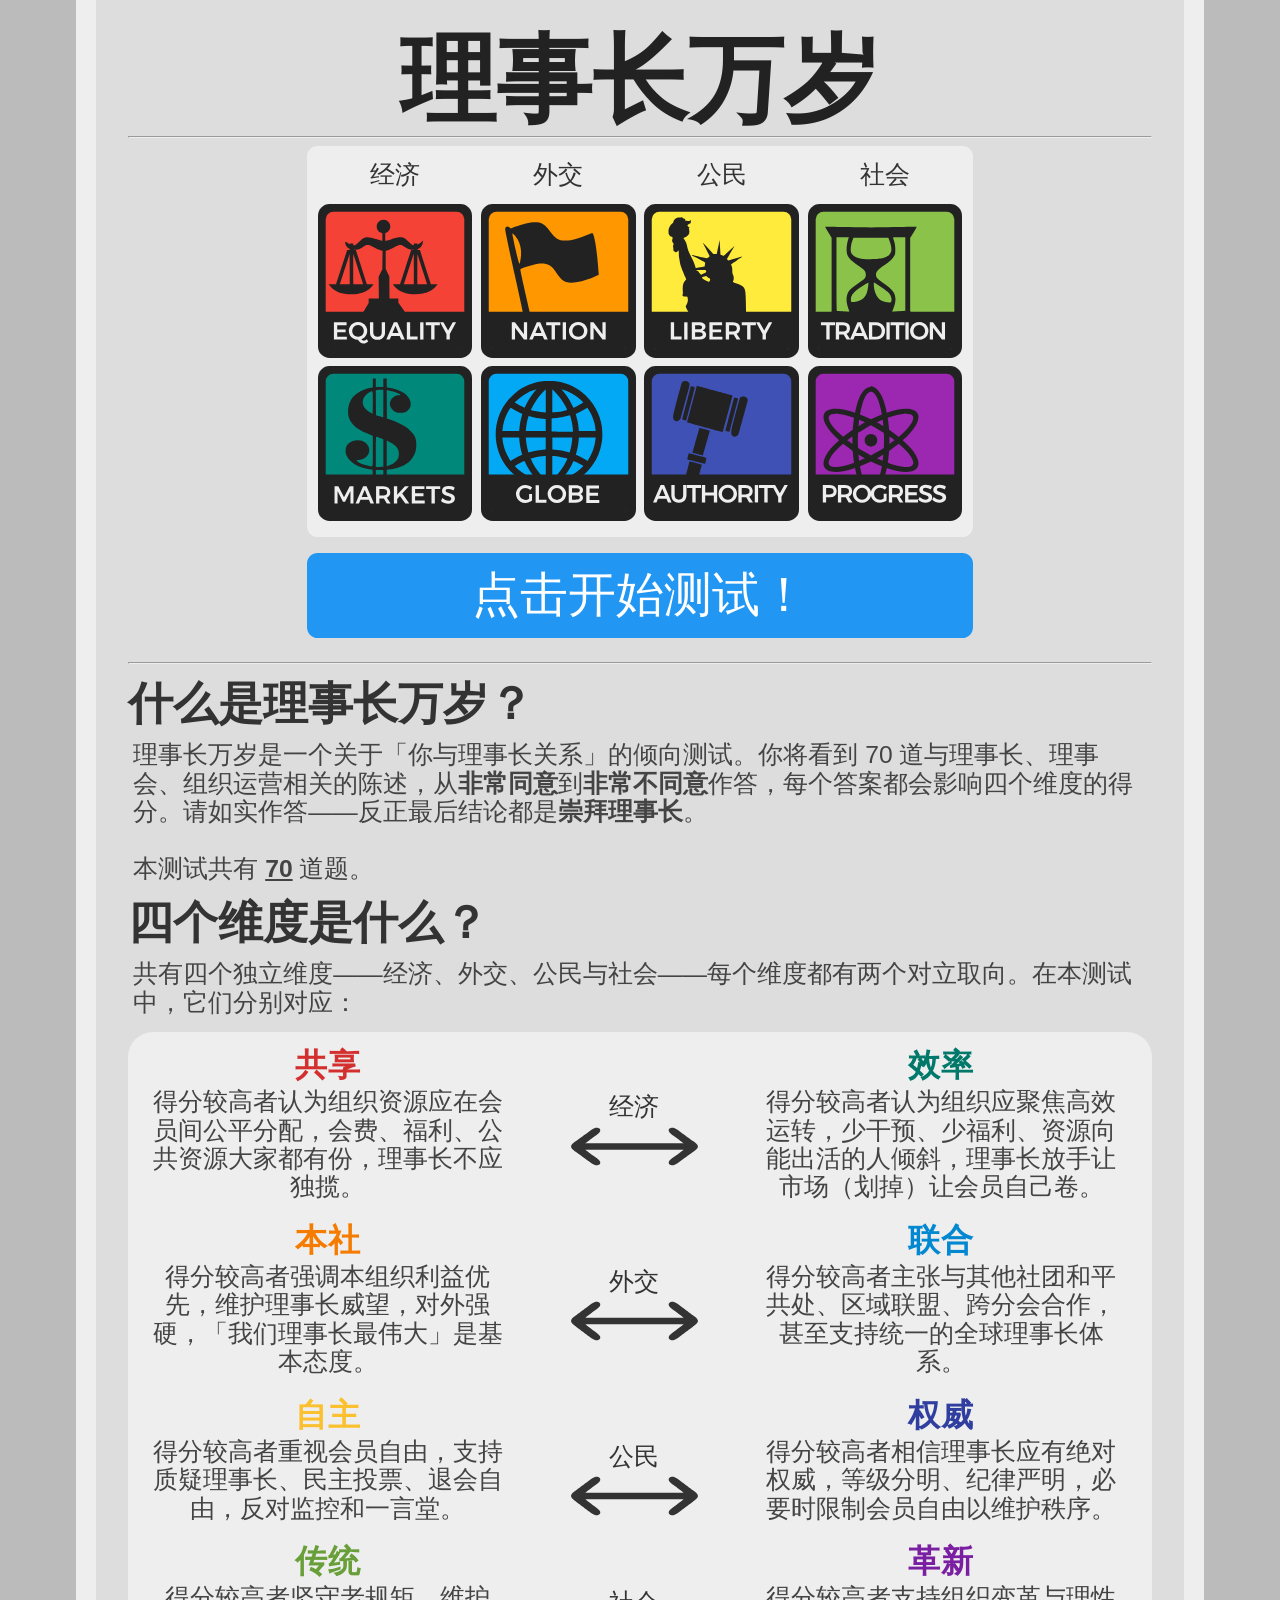
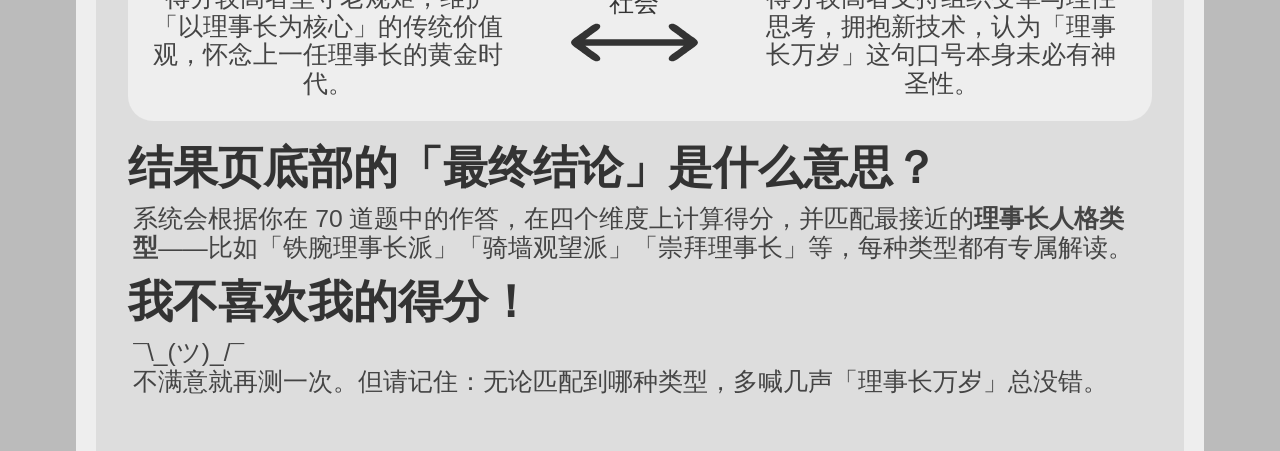
<file: index.html>
<head>
<link href='style.css' rel='stylesheet' type='text/css'>
<title>理事长万岁</title>
<link rel="icon" type="x-icon" href="icon.png">
<link rel="shortcut icon" type="x-icon" href="icon.png">
<meta charset="utf-8">
</head>
<body>
<h1>理事长万岁</h1>
<hr>
<div class="center">
    <div class="axis_name quadcolumn">经济</div>
    <div class="axis_name quadcolumn">外交</div>
    <div class="axis_name quadcolumn">公民</div>
    <div class="axis_name quadcolumn">社会</div>
    <a href="#anchor"><img src="value_images/equality.svg" class="quadcolumn"></a>
    <a href="#anchor"><img src="value_images/nation.svg" class="quadcolumn"></a>
    <a href="#anchor"><img src="value_images/liberty.svg" class="quadcolumn"></a>
    <a href="#anchor"><img src="value_images/tradition.svg" class="quadcolumn"></a>
    <a href="#anchor"><img src="value_images/markets.svg" class="quadcolumn"></a>
    <a href="#anchor"><img src="value_images/globe.svg" class="quadcolumn"></a>
    <a href="#anchor"><img src="value_images/authority.svg" class="quadcolumn"></a>
    <a href="#anchor"><img src="value_images/progress.svg" class="quadcolumn"></a>
</div>
<br>
<button class="button" onclick="location.href='instructions.html';" style="font-size:36pt;">点击开始测试！</button>
<br><hr>
<h2>什么是理事长万岁？</h2>
    <p>理事长万岁是一个关于「你与理事长关系」的倾向测试。你将看到 70 道与理事长、理事会、组织运营相关的陈述，从<b>非常同意</b>到<b>非常不同意</b>作答，每个答案都会影响四个维度的得分。请如实作答——反正最后结论都是<b>崇拜理事长</b>。<br /><br />
    本测试共有 <b><u><span id="numOfQuestions"></span></u></b> 道题。</p>

<h2><a id="anchor">四个维度是什么？</a></h2>
    <p>共有四个独立维度——经济、外交、公民与社会——每个维度都有两个对立取向。在本测试中，它们分别对应：</p>
    <div class="explanation_bg">
        <div class="spacer">
            <div class="explanation_blurb_left">
                <p class="value"><b style="color:#d32f2f;">共享</b></p>
                <p class="blurb-text">
                    得分较高者认为组织资源应在会员间公平分配，会费、福利、公共资源大家都有份，理事长不应独揽。
                </p>
            </div>
            <div class="explanation_axis">
                <p class="axis_name">经济</p>
                <img class="arrow" src="double_arrow.svg"></img>
            </div>
            <div class="explanation_blurb_right">
                <p class="value"><b style="color:#00796b;">效率</b></p>
                <p class="blurb-text">
                    得分较高者认为组织应聚焦高效运转，少干预、少福利、资源向能出活的人倾斜，理事长放手让市场（划掉）让会员自己卷。
                </p>
            </div>
        </div>
        <div class="spacer">
            <div class="explanation_blurb_left">
                <p class="value"><b style="color:#f57c00;">本社</b></p>
                <p class="blurb-text">
                    得分较高者强调本组织利益优先，维护理事长威望，对外强硬，「我们理事长最伟大」是基本态度。
                </p>
            </div>
            <div class="explanation_axis">
                <p class="axis_name">外交</p>
                <img class="arrow" src="double_arrow.svg"></img>
            </div>
            <div class="explanation_blurb_right">
                <p class="value"><b style="color:#0288d1;">联合</b></p>
                <p class="blurb-text">
                    得分较高者主张与其他社团和平共处、区域联盟、跨分会合作，甚至支持统一的全球理事长体系。
                </p>
            </div>
        </div>
        <div class="spacer">
            <div class="explanation_blurb_left">
                <p class="value"><b style="color:#fbc02d;">自主</b></p>
                <p class="blurb-text">
                    得分较高者重视会员自由，支持质疑理事长、民主投票、退会自由，反对监控和一言堂。
                </p>
            </div>
            <div class="explanation_axis">
                <p class="axis_name">公民</p>
                <img class="arrow" src="double_arrow.svg"></img>
            </div>
            <div class="explanation_blurb_right">
                <p class="value"><b style="color:#303f9f;">权威</b></p>
                <p class="blurb-text">
                    得分较高者相信理事长应有绝对权威，等级分明、纪律严明，必要时限制会员自由以维护秩序。
                </p>
            </div>
        </div>
        <div class="spacer">
            <div class="explanation_blurb_left">
                <p class="value"><b style="color:#689f38;">传统</b></p>
                <p class="blurb-text">
                    得分较高者坚守老规矩，维护「以理事长为核心」的传统价值观，怀念上一任理事长的黄金时代。
                </p>
            </div>
            <div class="explanation_axis">
                <p class="axis_name">社会</p>
                <img class="arrow" src="double_arrow.svg"></img>
            </div>
            <div class="explanation_blurb_right">
                <p class="value"><b style="color:#7b1fa2;">革新</b></p>
                <p class="blurb-text">
                    得分较高者支持组织变革与理性思考，拥抱新技术，认为「理事长万岁」这句口号本身未必有神圣性。
                </p>
            </div>
        </div>
        <br/>
    </div>

<h2 style="margin-top: 17pt;">结果页底部的「最终结论」是什么意思？</h2>
    <p>系统会根据你在 70 道题中的作答，在四个维度上计算得分，并匹配最接近的<strong>理事长人格类型</strong>——比如「铁腕理事长派」「骑墙观望派」「崇拜理事长」等，每种类型都有专属解读。</p>
<h2>我不喜欢我的得分！</h2>
    <p>¯\_(ツ)_/¯<br/>
    不满意就再测一次。但请记住：无论匹配到哪种类型，多喊几声「理事长万岁」总没错。</p>
<br>
<!-- This is the script for the page itself -->
<script type="application/javascript"src="questions.js"></script>
<script type="text/javascript">
    document.getElementById("numOfQuestions").innerHTML = questions.length;
</script>
</body>
</file>
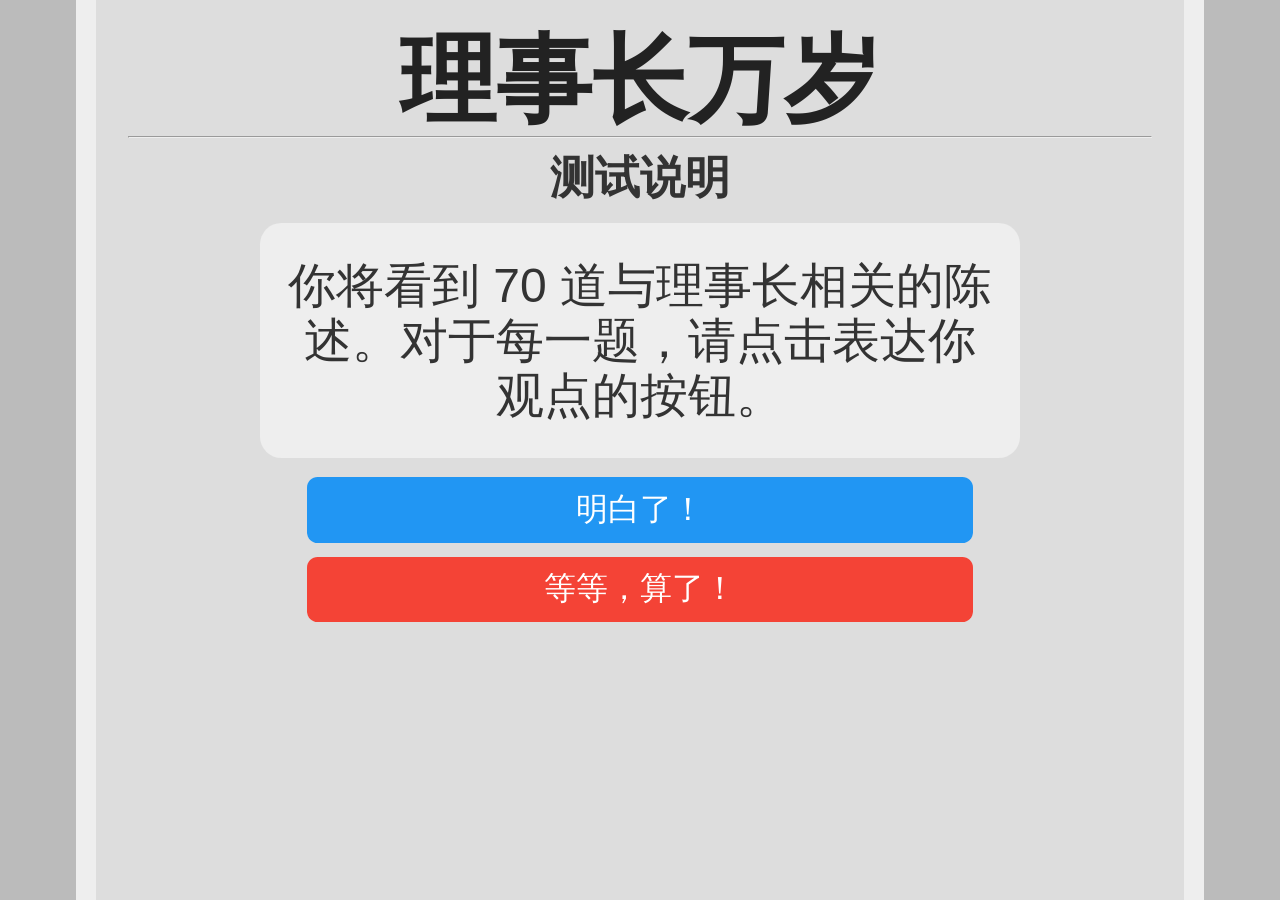
<file: instructions.html>
<head>
<link href='style.css' rel='stylesheet' type='text/css'>
<title>理事长万岁 · 说明</title>
<link rel="icon" type="x-icon" href="icon.png">
<link rel="shortcut icon" type="x-icon" href="icon.png">
<meta charset="utf-8">
</head>
<body>

<h1>理事长万岁</h1>
<hr>
<h2 style="text-align:center;">测试说明</h2>
<p class="question">你将看到 70 道与理事长相关的陈述。对于每一题，请点击表达你观点的按钮。</p>
<button class="button" onclick="location.href='quiz.html';">明白了！</button> <br>
<button class="button disagree" onclick="location.href='index.html';">等等，算了！</button> <br>
</body>
</file>
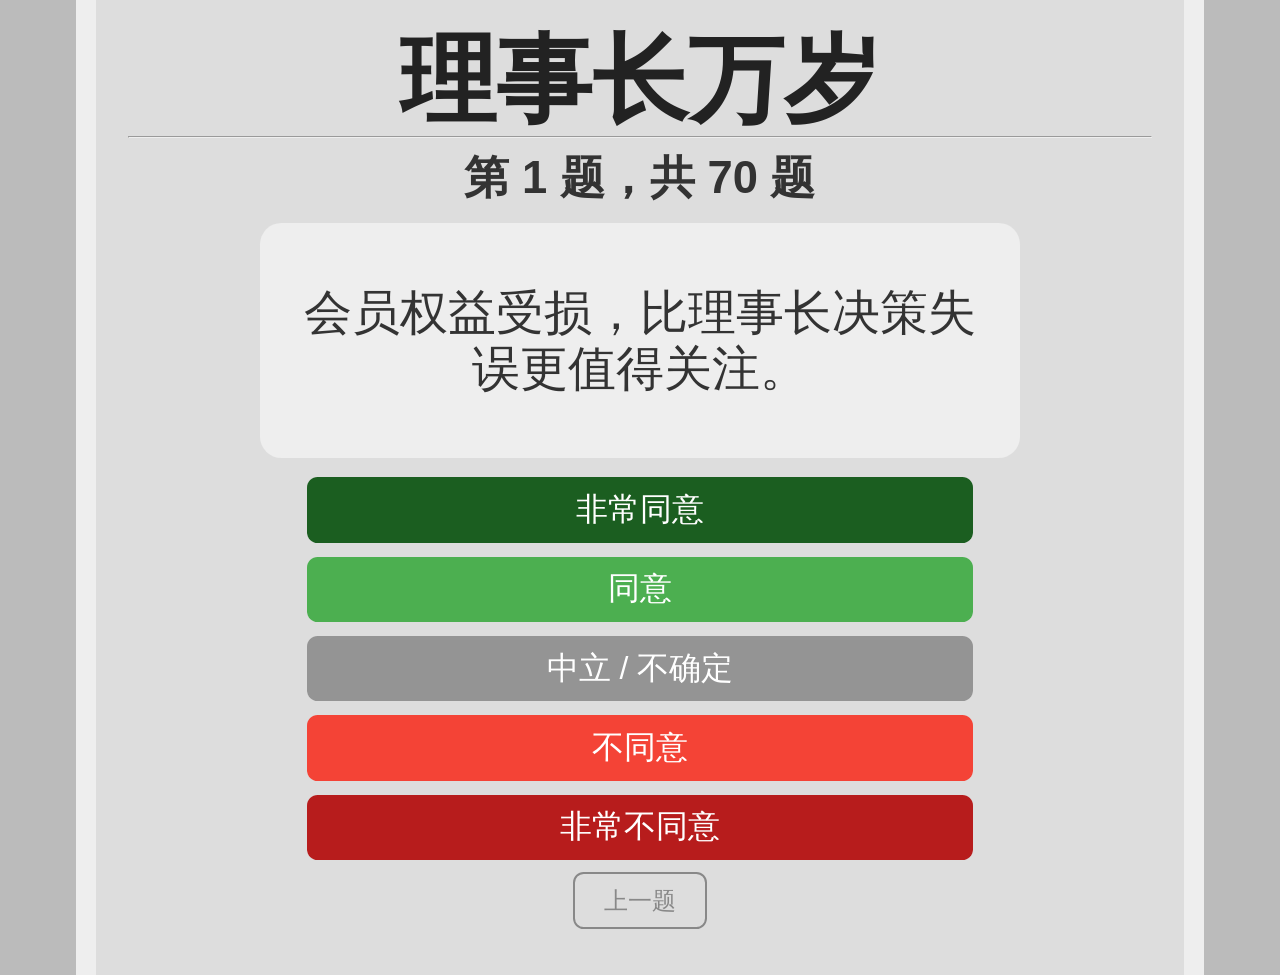
<file: quiz.html>
<head>
<link href='style.css' rel='stylesheet' type='text/css'>
<title>理事长万岁 · 测试</title>
<link rel="icon" type="x-icon" href="icon.png">
<link rel="shortcut icon" type="x-icon" href="icon.png">
<meta charset="utf-8">
</head>
<body>
<script type="application/javascript"
        src="questions.js">
</script>
<h1>理事长万岁</h1>
<hr>
<h2 style="text-align:center;" id="question-number">加载中…</h2>
<p class="question" id="question-text"></p>
<button class="button stronglyAgree" onclick="next_question( 1.0)">非常同意</button> <br>
<button class="button agree" onclick="next_question( 0.5)">同意</button> <br>
<button class="button neutral" onclick="next_question( 0.0)">中立 / 不确定</button> <br>
<button class="button disagree" onclick="next_question(-0.5)">不同意</button> <br>
<button class="button stronglyDisagree" onclick="next_question(-1.0)">非常不同意</button> <br>
<button class="small_button" onclick="prev_question()" id="back_button">上一题</button>
<button class="small_button_off" id="back_button_off">上一题</button><br>

<!-- JavaScript for the test itself -->
<script>
    var max_econ, max_dipl, max_govt, max_scty; // Max possible scores
    max_econ = max_dipl = max_govt = max_scty = 0;
    let econ_array = new Array(questions.length);
    let dipl_array = new Array(questions.length);
    let govt_array = new Array(questions.length);
    let scty_array = new Array(questions.length);
    var qn = 0; // Question number
    init_question();
    for (var i = 0; i < questions.length; i++) {
        max_econ += Math.abs(questions[i].effect.econ)
        max_dipl += Math.abs(questions[i].effect.dipl)
        max_govt += Math.abs(questions[i].effect.govt)
        max_scty += Math.abs(questions[i].effect.scty)
    }
    function init_question() {
        document.getElementById("question-text").innerHTML = questions[qn].question;
        document.getElementById("question-number").innerHTML = "第 " + (qn + 1) + " 题，共 " + (questions.length) + " 题";
        if (qn == 0) {
            document.getElementById("back_button").style.display = 'none';
            document.getElementById("back_button_off").style.display = 'block';
        } else {
            document.getElementById("back_button").style.display = 'block';
            document.getElementById("back_button_off").style.display = 'none';
        }

    }

    function next_question(mult) {
        econ_array[qn] = mult*questions[qn].effect.econ
        dipl_array[qn] = mult*questions[qn].effect.dipl
        govt_array[qn] = mult*questions[qn].effect.govt
        scty_array[qn] = mult*questions[qn].effect.scty
        qn++;
        if (qn < questions.length) {
            init_question();
        } else {
            results();
        }
    }

    function prev_question() {
        if (qn == 0) {
            return;
        }
        qn--;
        init_question();
    }

    function calc_score(score,max) {
        return (100*(max+score)/(2*max)).toFixed(1)
    }

    function results() {
        let final_econ = econ_array.reduce((a, b) => a + b, 0)
        let final_dipl = dipl_array.reduce((a, b) => a + b, 0)
        let final_govt = govt_array.reduce((a, b) => a + b, 0)
        let final_scty = scty_array.reduce((a, b) => a + b, 0)
        location.href = `results.html`
            + `?e=${calc_score(final_econ,max_econ)}`
            + `&d=${calc_score(final_dipl,max_dipl)}`
            + `&g=${calc_score(final_govt,max_govt)}`
            + `&s=${calc_score(final_scty,max_scty)}`
    }
</script>
</body>
</file>
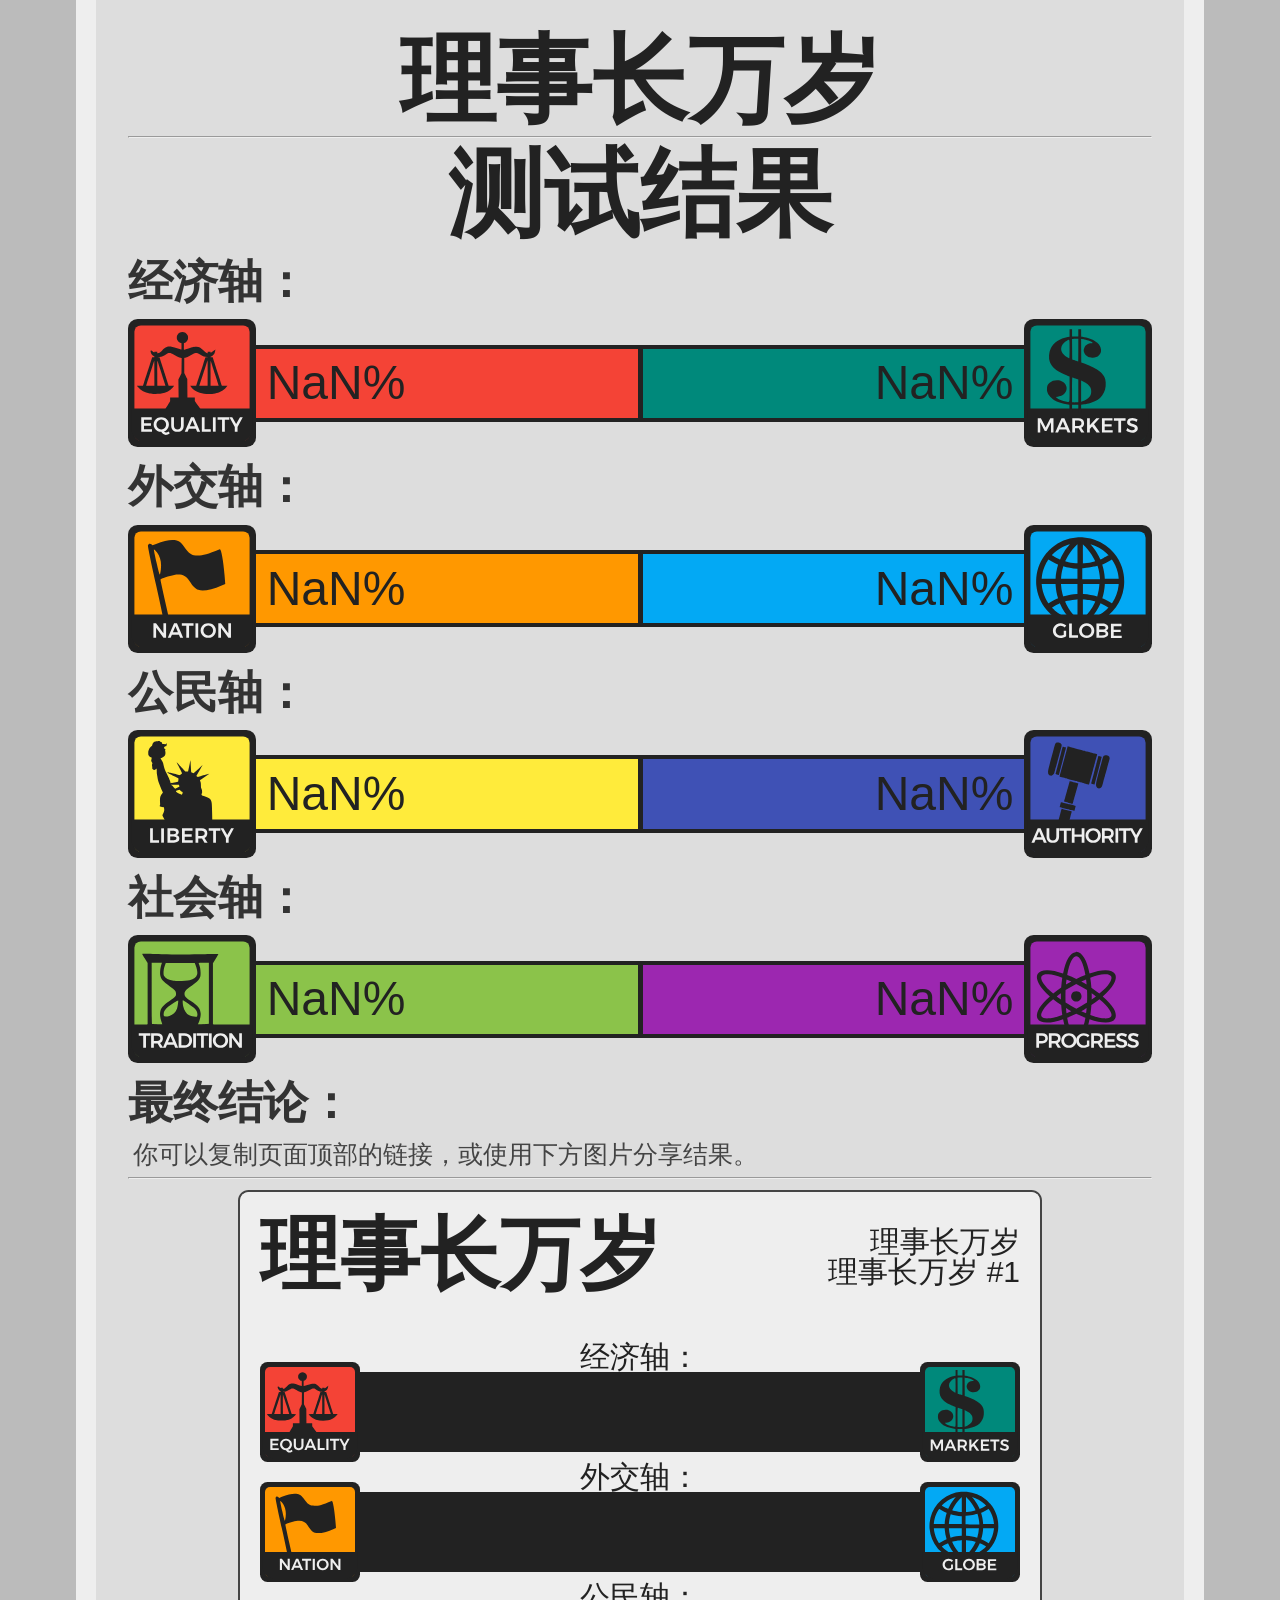
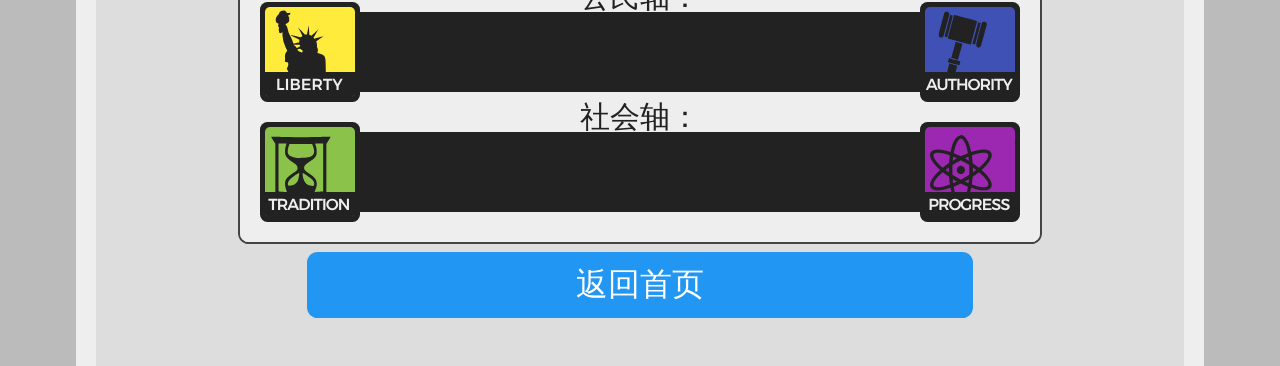
<file: results.html>
<head>
<link href='style.css' rel='stylesheet' type='text/css'>
<title>理事长万岁 · 结果</title>
<link rel="icon" type="x-icon" href="icon.png">
<link rel="shortcut icon" type="x-icon" href="icon.png">
<meta charset="utf-8">
<script>
  version = "理事长万岁 #1"
</script>
</head>
<script type="application/javascript"
        src="ideologies.js">
</script>

<body>
<h1>理事长万岁</h1>
<hr>

<h1>测试结果</h1>

<h2>经济轴：<span class="weight-300" id="economic-label"></span></h2>
<div class="axis">
    <img id="img-equality" src="value_images/equality.svg" height="128pt"/>
    <div class="bar equality" id="bar-equality"><div class="text-wrapper" id="equality"></div></div>
    <div class="bar wealth" id="bar-wealth"><div class="text-wrapper" id="wealth"></div></div>
    <img id="img-wealth" src="value_images/markets.svg" height="128pt"/>
</div>
<h2>外交轴：<span class="weight-300" id="diplomatic-label"></span></h2>
<div class="axis">
    <img id="img-might" src="value_images/nation.svg" height="128pt"/>
    <div class="bar might" id="bar-might"><div class="text-wrapper" id="might"></div></div>
    <div class="bar peace" id="bar-peace"><div class="text-wrapper" id="peace"></div></div>
    <img id="img-peace" src="value_images/globe.svg" height="128pt"/>
</div>
<h2>公民轴：<span class="weight-300" id="state-label"></span></h2>
<div class="axis">
    <img id="img-liberty" src="value_images/liberty.svg" height="128pt"/>
    <div class="bar liberty" id="bar-liberty"><div class="text-wrapper" id="liberty"></div></div>
    <div class="bar authority" id="bar-authority"><div class="text-wrapper" id="authority"></div></div>
    <img id="img-authority" src="value_images/authority.svg" height="128pt"/>
</div>
<h2>社会轴：<span class="weight-300" id="society-label"></span></h2>
<div class="axis">
    <img id="img-tradition" src="value_images/tradition.svg" height="128pt"/>
    <div class="bar tradition" id="bar-tradition"><div class="text-wrapper" id="tradition"></div></div>
    <div class="bar progress" id="bar-progress"><div class="text-wrapper" id="progress"></div></div>
    <img id="img-progress" src="value_images/progress.svg" height="128pt"/>
</div>
<h2>最终结论：<span class="weight-300" id="ideology-label"></span></h2>
<p id="ideology-desc"></p>
<p>你可以复制页面顶部的链接，或使用下方图片分享结果。</p>
<hr/>
<img src="" id="banner">
<button class="button" onclick="location.href='index.html';">返回首页</button> <br>
<script>
    function getQueryVariable(variable)
    {
           var query = window.location.search.substring(1)
           var vars = query.split("&")
           for (var i=0;i<vars.length;i++) {
                   var pair = vars[i].split("=")
                   if(pair[0] == variable) {return pair[1]}
           }
           return(NaN);
    }

    function setBarValue(name, value) {
        innerel = document.getElementById(name)
        outerel = document.getElementById("bar-" + name)
        outerel.style.width = (value + "%")
        innerel.innerHTML = (value + "%")
        if (innerel.offsetWidth + 20 > outerel.offsetWidth) {
            innerel.style.visibility = "hidden"
        }
    }

    econArray = ["终极共享","高度共享","倾向共享","中立","倾向效率","高度效率","极致效率"]
    diplArray = ["全球联合","国际联合","倾向联合","平衡","倾向本社","高度本社","极致本社"]
    govtArray = ["完全自主","高度自主","倾向自主","温和","倾向权威","高度权威","极致权威"]
    sctyArray = ["极致革新","高度革新","倾向革新","中立","倾向传统","高度传统","极致传统"]

    function setLabel(val,ary) {
        if (val > 100) { return "" } else
        if (val > 90) { return ary[0] } else
        if (val > 75) { return ary[1] } else
        if (val > 60) { return ary[2] } else
        if (val >= 40) { return ary[3] } else
        if (val >= 25) { return ary[4] } else
        if (val >= 10) { return ary[5] } else
        if (val >= 0) { return ary[6] } else
        	{return ""}
    }

    equality  = getQueryVariable("e")
    peace     = getQueryVariable("d")
    liberty   = getQueryVariable("g")
    progress  = getQueryVariable("s")
    wealth    = (100 - equality).toFixed(1)
    might     = (100 - peace   ).toFixed(1)
    authority = (100 - liberty ).toFixed(1)
    tradition = (100 - progress).toFixed(1)

    setBarValue("equality", equality)
    setBarValue("wealth", wealth)
    setBarValue("peace", peace)
    setBarValue("might", might)
    setBarValue("liberty", liberty)
    setBarValue("authority", authority)
    setBarValue("progress", progress)
    setBarValue("tradition", tradition)

    document.getElementById("economic-label").innerHTML = setLabel(equality, econArray)
    document.getElementById("diplomatic-label").innerHTML = setLabel(peace, diplArray)
    document.getElementById("state-label").innerHTML = setLabel(liberty, govtArray)
    document.getElementById("society-label").innerHTML = setLabel(progress, sctyArray)

    ideology = ""
    ideologyDesc = ""
    ideodist = Infinity
    for (var i = 0; i < ideologies.length; i++) {
        dist = 0
        dist += Math.pow(Math.abs(ideologies[i].stats.econ - equality), 2)
        dist += Math.pow(Math.abs(ideologies[i].stats.govt - liberty), 2)
        dist += Math.pow(Math.abs(ideologies[i].stats.dipl - peace), 1.73856063)
        dist += Math.pow(Math.abs(ideologies[i].stats.scty - progress), 1.73856063)
        if (dist < ideodist) {
            ideology = ideologies[i].name
            ideologyDesc = ideologies[i].description
            ideodist = dist
        }
    }
    document.getElementById("ideology-label").innerHTML = ideology
    document.getElementById("ideology-desc").innerHTML = ideologyDesc

    function createImage(src, x, y, w, h) {
        img = new Image ()
        img.src = src
        img.onLoad = function() {
            ctx.drawImage(img, x, y, w, h)
        }
    }

    window.onload = function() {
        var c = document.createElement("canvas")
        var ctx = c.getContext("2d")
        c.width = 800;
        c.height = 650;
        ctx.fillStyle = "#EEEEEE"
        ctx.fillRect(0,0,800,650);

        img = document.getElementById("img-equality")
        ctx.drawImage(img, 20, 170, 100, 100);
        img = document.getElementById("img-wealth")
        ctx.drawImage(img, 680, 170, 100, 100)
        img = document.getElementById("img-might")
        ctx.drawImage(img, 20, 290, 100, 100)
        img = document.getElementById("img-peace")
        ctx.drawImage(img, 680, 290, 100, 100)
        img = document.getElementById("img-liberty")
        ctx.drawImage(img, 20, 410, 100, 100)
        img = document.getElementById("img-authority")
        ctx.drawImage(img, 680, 410, 100, 100)
        img = document.getElementById("img-tradition")
        ctx.drawImage(img, 20, 530, 100, 100)
        img = document.getElementById("img-progress")
        ctx.drawImage(img, 680, 530, 100, 100)

        ctx.fillStyle="#222222"
        ctx.fillRect(120, 180, 560, 80)
        ctx.fillRect(120, 300, 560, 80)
        ctx.fillRect(120, 420, 560, 80)
        ctx.fillRect(120, 540, 560, 80)
        ctx.fillStyle="#f44336"
        ctx.fillRect(120, 184, 5.6*equality-2, 72)
        ctx.fillStyle="#00897b"
        ctx.fillRect(682-5.6*wealth, 184, 5.6*wealth-2, 72)
        ctx.fillStyle="#ff9800"
        ctx.fillRect(120, 304, 5.6*might-2, 72)
        ctx.fillStyle="#03a9f4"
        ctx.fillRect(682-5.6*peace, 304, 5.6*peace-2, 72)
        ctx.fillStyle="#ffeb3b"
        ctx.fillRect(120, 424, 5.6*liberty-2, 72)
        ctx.fillStyle="#3f51b5"
        ctx.fillRect(682-5.6*authority, 424, 5.6*authority-2, 72)
        ctx.fillStyle="#8bc34a"
        ctx.fillRect(120, 544, 5.6*tradition-2, 72)
        ctx.fillStyle="#9c27b0"
        ctx.fillRect(682-5.6*progress, 544, 5.6*progress-2, 72)
        ctx.fillStyle="#222222"
        ctx.font="700 80px sans-serif"
        ctx.textAlign="left"
        ctx.fillText("理事长万岁", 20, 90)
        ctx.font="50px sans-serif"
        ctx.fillText(ideology, 20, 140)

        ctx.textAlign="left"
        if (equality  > 30) {ctx.fillText(equality + "%", 130, 237.5)}
        if (might     > 30) {ctx.fillText(might + "%", 130, 357.5)}
        if (liberty   > 30) {ctx.fillText(liberty + "%", 130, 477.5)}
        if (tradition > 30) {ctx.fillText(tradition + "%", 130, 597.5)}
        ctx.textAlign="right"
        if (wealth    > 30) {ctx.fillText(wealth + "%", 670, 237.5)}
        if (peace     > 30) {ctx.fillText(peace + "%", 670, 357.5)}
        if (authority > 30) {ctx.fillText(authority + "%", 670, 477.5)}
        if (progress  > 30) {ctx.fillText(progress + "%", 670, 597.5)}

        ctx.font="300 30px sans-serif"
        ctx.fillText("理事长万岁", 780, 60)
		ctx.fillText(version, 780, 90)
        ctx.textAlign="center"
        ctx.fillText("经济轴：" + document.getElementById("economic-label").innerHTML, 400, 175)
        ctx.fillText("外交轴：" + document.getElementById("diplomatic-label").innerHTML, 400, 295)
        ctx.fillText("公民轴：" + document.getElementById("state-label").innerHTML, 400, 415)
        ctx.fillText("社会轴：" + document.getElementById("society-label").innerHTML, 400, 535)

        document.getElementById("banner").src = c.toDataURL();
    }
    </script>
</body>
</file>
<file: style.css>
html {
    background-color: #bbbbbb;
    padding: 0px;
    scroll-behavior: smooth;
}
body {
    width: 80%;
    min-height: calc(100vh - 4em);
    margin: 0 auto;
    padding: 2em;
    background-color: #dddddd;
    border-color: #eeeeee;
    border-left-style: solid;
    border-right-style: solid;
    border-width: 20px;
}
p {
    color: #444444;
    font-family: -apple-system, BlinkMacSystemFont, "PingFang SC", "Hiragino Sans GB", "Microsoft YaHei", sans-serif;
    font-size: 18.5pt;
    line-height: 1.15;
    margin: 4pt;
}

p.value {
    margin-top: 22px;
    margin-bottom: 22px;
    text-indent: -16pt;
    margin-left: 20pt;
    font-size: 24pt;
    line-height: 2.11666656px;
    letter-spacing: 0.03em;
    font-family: -apple-system, BlinkMacSystemFont, "PingFang SC", "Hiragino Sans GB", "Microsoft YaHei", sans-serif;
}

p.axis_name {
    margin-top: 50px;
    color: #333333;
    font-size: 19pt;
    font-family: -apple-system, BlinkMacSystemFont, "PingFang SC", "Hiragino Sans GB", "Microsoft YaHei", sans-serif;
}
p.question {
    margin: 16pt auto;
    color: #333333;
    font-family: -apple-system, BlinkMacSystemFont, "PingFang SC", "Hiragino Sans GB", "Microsoft YaHei", sans-serif;
    font-weight: normal;
    width: 70%;
    min-width: 500pt;
    min-height: 144pt;
    background-color: #eeeeee;
    padding: 16pt;
    border-radius: 16pt;
    font-size: 36pt;
    display: flex;
    justify-content: center;
    align-items: center;
    text-align: center;

}
h1 {
    color: #222222;
    font-family: -apple-system, BlinkMacSystemFont, "PingFang SC", "Hiragino Sans GB", "Microsoft YaHei", sans-serif;
    font-size: 72pt;
    text-align: center;
    line-height: 72pt;
    margin-top: 0pt;
    margin-bottom: 0pt;
}
h2 {
    color: #333333;
    font-family: -apple-system, BlinkMacSystemFont, "PingFang SC", "Hiragino Sans GB", "Microsoft YaHei", sans-serif;
    font-size: 34pt;
    line-height: 36pt;
    margin-top: 12pt;
    margin-bottom: 10pt;
}
li {
    font-size: 16pt;
    text-indent: 16pt;
}
a {
    font-family: inherit;
}
div.center {
    background-color: #eeeeee;
    font-family: -apple-system, BlinkMacSystemFont, "PingFang SC", "Hiragino Sans GB", "Microsoft YaHei", sans-serif;
    border-radius: 8pt;
    padding: 6pt;
    color: white;
    width: 50%;
    min-width: 488pt;
    text-align: center;
    text-decoration: none;
    display: block;
    font-size: 24pt;
    margin: auto;
}
img.quadcolumn {
    width: 23.75%;
    transition: transform .3s;
}
img.quadcolumn:hover {
    transform: scale(1.05);
  }
div.quadcolumn {
    width: 23.75%;
}
div.axis_name {
    color: #333333;
    font-size: 19pt;
    font-family: -apple-system, BlinkMacSystemFont, "PingFang SC", "Hiragino Sans GB", "Microsoft YaHei", sans-serif;
    display: inline-block;
    padding-bottom: 8.65pt;
}
.spacer {
    display: flex;
}
.spacer > div{
    margin-top: 10px;
    display: inline-block;
    *display: inline; /* For IE7 */
    text-align: center;
}
.button {
    background-color: #2196f3;
    font-family: -apple-system, BlinkMacSystemFont, "PingFang SC", "Hiragino Sans GB", "Microsoft YaHei", sans-serif;
    border: none;
    border-radius: 8pt;
    color: white;
    padding: 8pt;
    width: 50%;
    min-width: 500pt;
    text-align: center;
    text-decoration: none;
    display: block;
    font-size: 24pt;
    margin: -2px auto;
    cursor: pointer;
}
.button:hover, .button:focus { background: #1687e0; }
.stronglyAgree { background: #1b5e20; }
.stronglyAgree:hover, .stronglyAgree:focus { background: #154a19; }
.agree { background: #4caf50; }
.agree:hover, .agree:focus { background: #29942e; }
.neutral { background: #949494; }
.neutral:hover, .neutral:focus { background: #656565; }
.disagree { background: #f44336; }
.disagree:hover, .disagree:focus { background: #d6271a; }
.stronglyDisagree { background: #b71c1c; }
.stronglyDisagree:hover, .stronglyDisagree:focus { background: #a00e0e; }

.small_button, .small_button_off {
    background-color: #333;
    font-family: -apple-system, BlinkMacSystemFont, "PingFang SC", "Hiragino Sans GB", "Microsoft YaHei", sans-serif;
    border: none;
    border-radius: 8pt;
    color: white;
    padding: 8pt;
    width: 10%;
    min-width: 100pt;
    text-align: center;
    text-decoration: none;
    display: block;
    font-size: 18pt;
    margin: -2px auto;
    cursor: pointer;
}

.small_button:hover, .small_button:focus {
    background: #222;
}

.small_button_off {
    background-color: #ddd;
    color: #888;
    border: 2px solid #888;
    cursor: not-allowed;
    margin: -4px auto;
}
.arrow {
    width: 60%;
    height: auto;
}
div.explanation_blurb_left {
    vertical-align: top;
    width: 37%;
    margin-left: 1%;
    margin-right: 1%;
}
div.explanation_blurb_right {
    vertical-align: top;
    width: 37%;
    margin-left: 1%;
    margin-right: 1%;
}
div.explanation_axis {
    width: 20.9%;
    vertical-align: top;
}
div.axis {
    width: 100%;
    display: flex;
    align-items: center;
    justify-content: center;
}
div.bar {
    height: 36pt;
    line-height: 36pt;
    padding: 8pt;
    margin-top: 4pt;
    margin-bottom: 4pt;
    border-width: 4px;
    border-right-width: 1px;
    border-top-style: solid;
    border-bottom-style: solid;
    border-color: #222222;
    background-color: #eeeeee;
    display: block;
    width: 50%;
}
div.text-wrapper {
    font-family: -apple-system, BlinkMacSystemFont, "PingFang SC", "Hiragino Sans GB", "Microsoft YaHei", sans-serif;
    font-size: 36pt;
    line-height: 36pt;
    color: #222222;
    display: inline-block;
}
div.equality {
    background-color: #f44336;
    text-align: left;
    border-right-style: solid;
}
div.wealth {
    background-color: #00897b;
    text-align: right;
    border-left-style: solid;
}
div.liberty {
    background-color: #ffeb3b;
    text-align: left;
    border-right-style: solid;
}
div.authority {
    background-color: #3f51b5;
    text-align: right;
    border-left-style: solid;
}
div.peace {
    background-color: #03a9f4;
    text-align: right;
    border-left-style: solid;
}
div.might {
    background-color: #ff9800;
    text-align: left;
    border-right-style: solid;
}
div.progress {
    background-color: #9c27b0;
    text-align: right;
    border-left-style: solid;
}
div.tradition {
    background-color: #8bc34a;
    text-align: left;
    border-right-style: solid;
}
span.weight-300 {
    font-weight: 300;
}
.explanation_bg {
    background-color: #eeeeee;
    border-radius: 25px;
    margin-top: 15px;
}
#banner {
    border-color: #444444;
    border-style: solid;
    border-width: 2px;
    border-radius: 8pt;
    display: block;
    margin: 8pt;
    margin-left: auto;
    margin-right: auto;
}
</file>
